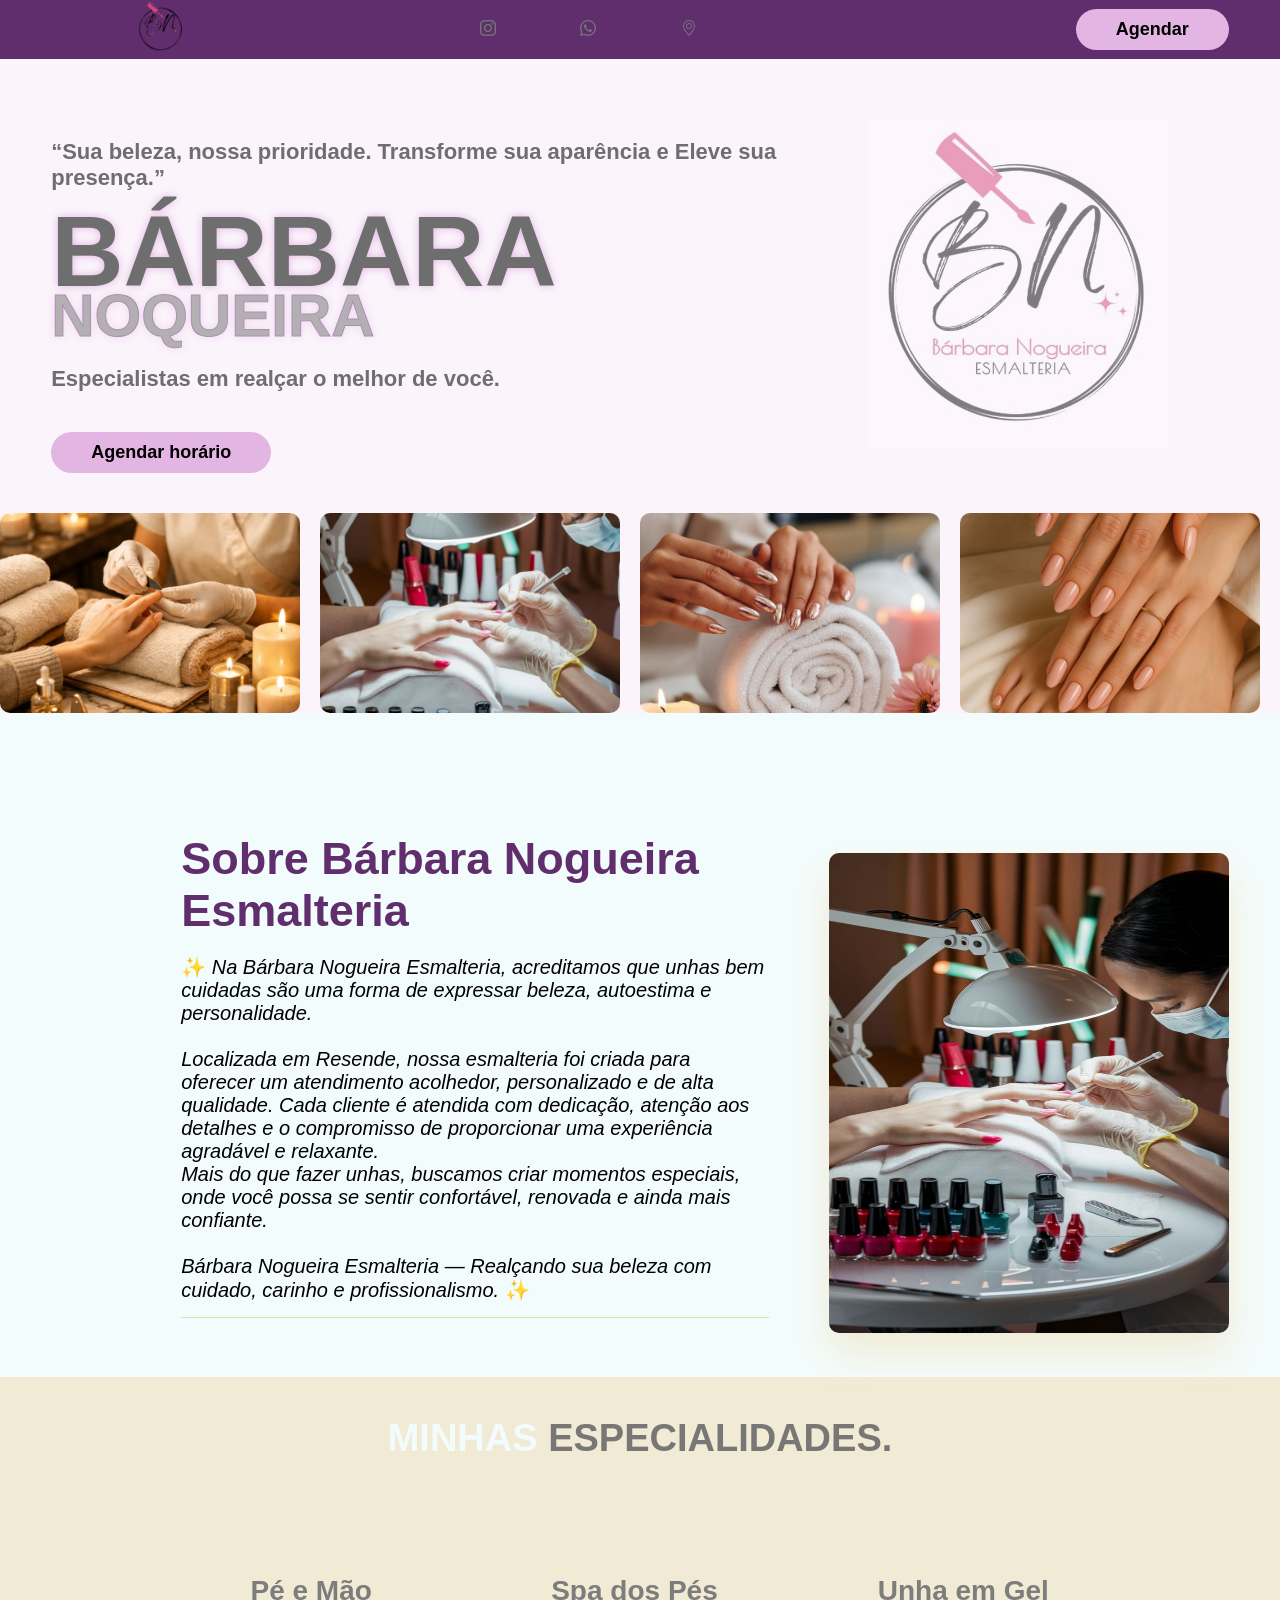
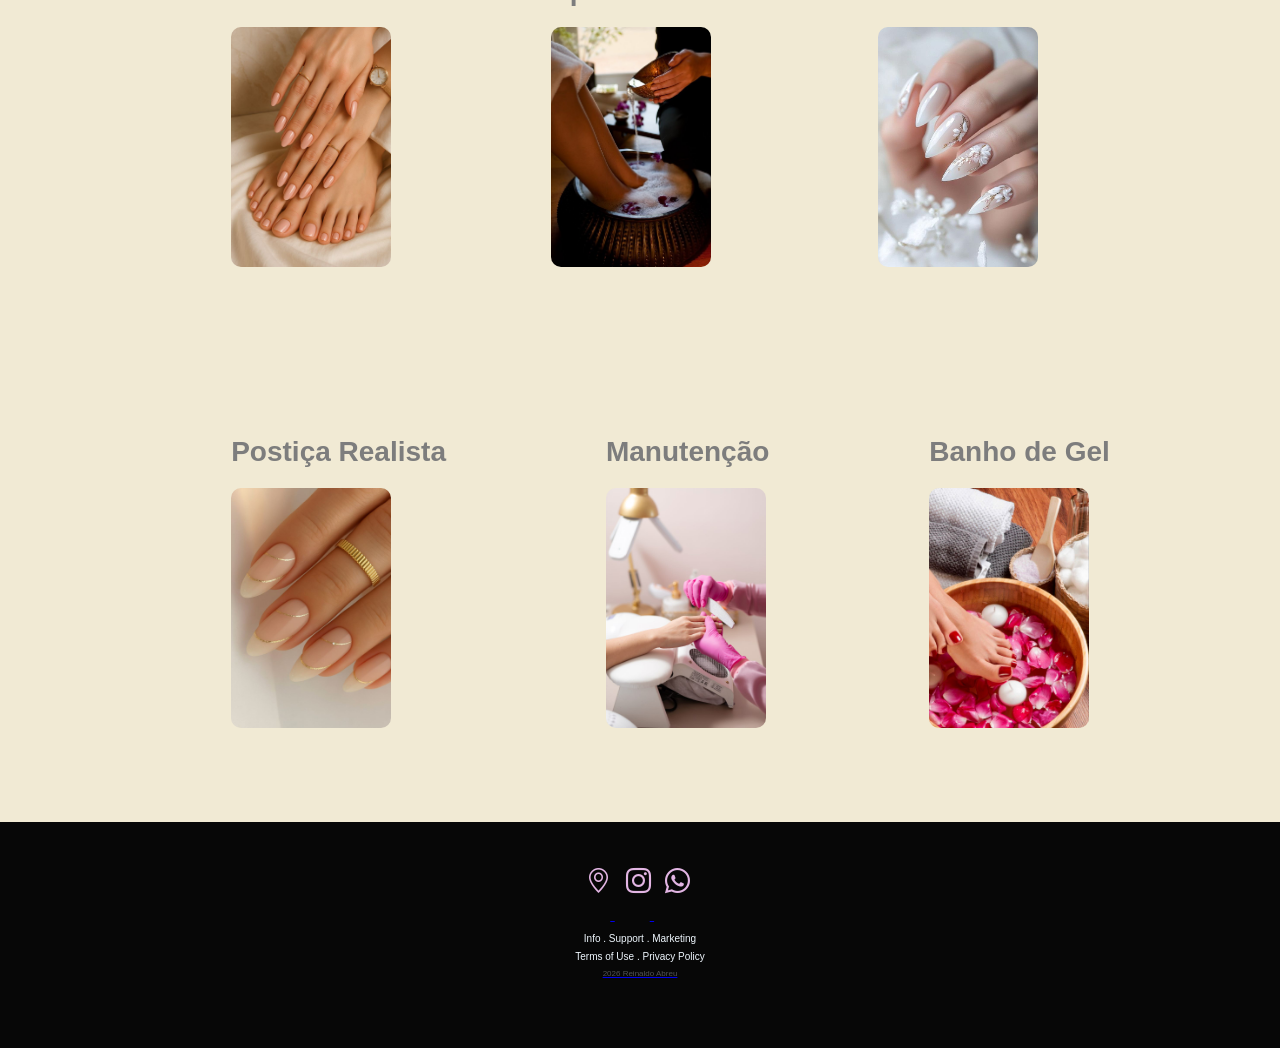
<file: index.html>
<!DOCTYPE html>
<html lang="pt-br">
<head>
    <meta charset="UTF-8">
    <meta name="viewport" content="width=device-width, initial-scale=1.0">
    <link rel="stylesheet" href="style.css">    
    <script src="menu.js" defer></script>
        <link rel="stylesheet" href="https://cdn.jsdelivr.net/npm/bootstrap-icons@1.11.3/font/bootstrap-icons.min.css">



    <title>PROJETO AGENDAMENTO</title>
</head>
<body>
     <!--logo iniciando site-->
   
         <header id="menu-principal">
                    <div class="limite"><!--inicio interface-->
                        
                        
        <!--menu rede social-->
                    <div >   <!--logo da empresa-->
                        <img class="img1"  src="imagens/dr.png" alt="">
                    </div>
                                <nav class="menu-desktop">      
                                    <ul>
                                        <li>
                                            <a  href="https://www.instagram.com/esmalteria_ba/" target="_blank" > 
                                                <i class="bi bi-instagram"></i>
                                            </a>
                                        </li>

                                        <li>
                                            <a  href="https://wa.me/5524999405034" target="_blank" >
                                              <i class="bi bi-whatsapp"></i>
                                            </a>
                                        </li>

                                        <li>
                                                    <a href="https://www.google.com/maps/place/R.+Humait%C3%A1,+88+-+Nova+Liberdade,+Resende+-+RJ,+27510-200/@-22.4621055,-44.4623489,17z/data=!3m1!4b1!4m5!3m4!1s0x9e7ebbc4ca9d65:0x4ad6f5c3e331083b!8m2!3d-22.4621055!4d-44.4623489?entry=ttu&g_ep=EgoyMDI0MDkyOS4wIKXMDSoASAFQAw%3D%3D" target="_blank">

                                            <i class="bi bi-geo-alt"></i>
                                            </a>
                                        </li>
                                    
                                    </ul>
                                </nav>
                    <!--menu rede social-->

                    <!--botaõ de contato-->
                            <div class="btn-contato">
                                <a href="home.html" target="_blank">
                                     <button>Agendar</button>
                                </a>
                            </div>
                    

                            

                     </div><!--interface-->
          </header>

     <main >
        <section class="topo-do-site">
            <div class="limite">
                 <div class="flex">
                    <div class="txt-topo-site">
                        <p>“Sua beleza, nossa prioridade.
                            Transforme sua aparência e Eleve sua presença.”</p>
                        <h1 class="titu1">BÁRBARA <samp>NOQUEIRA</samp></h1>
                        <P>Especialistas em realçar o melhor de você.
                        </P>
                    

                        <div class="btn-contato">
                            <a href="home.html" target="_blank">
                                <button>Agendar horário</button>
                            </a>
                        </div>
                    </div>
                    
                    <div class="img-topo-site">
                         <img src="imagens/logo1.jpg" alt="">
                    </div>
                   
                   

                </div>
            </div><!--limite-->

        </section><!--TOPO DO SITE-->

        <button id="scroll-to-top-btn"> 
            <i class="bi bi-arrow-up-circle-fill"></i>
        </button>


       <div class="carrossel">

              <div class="slide-track">

              <img src="imagens/img01.jpg">
               <img src="imagens/img02.jpg">
               <img src="imagens/img03.jpg">
               <img src="imagens/peemao.jpg">

                  <img src="imagens/img01.jpg">
               <img src="imagens/img02.jpg">
               <img src="imagens/img03.jpg">
               <img src="imagens/peemao.jpg">

               

              </div>

       </div>
        <!--sobre-->
        <section class="especialidades" id="sobre1">
            <div class="limite">
                <div class="flex">
                <div class="sobre">
                   
                    <h1>Sobre Bárbara Nogueira Esmalteria</h1><br>
                    <p> ✨ <i>Na Bárbara Nogueira Esmalteria, acreditamos que unhas bem cuidadas são uma forma de expressar beleza, autoestima e personalidade.<br><br>

Localizada em Resende, nossa esmalteria foi criada para oferecer um atendimento acolhedor, personalizado e de alta qualidade. Cada cliente é atendida com dedicação, atenção aos detalhes e o compromisso de proporcionar uma experiência agradável e relaxante.<br>

Mais do que fazer unhas, buscamos criar momentos especiais, onde você possa se sentir confortável, renovada e ainda mais confiante.
<br><br>
Bárbara Nogueira Esmalteria — Realçando sua beleza com cuidado, carinho e profissionalismo.
</i>
  ✨
</p>
<hr class="linha">
                </div>
                <div class="img-sobre">
                    <img src="imagens/img02.jpg" alt="">
                </div>
               
     
                </div>
            </div>
        </section>
    
           <!--especialidades-->
        <section class="especialidades" id="iespecialidade">
            <div class="limite">
                <h2 class="titulo">MINHAS <span>ESPECIALIDADES.</span></h2>
                <div class="flex">
                    <div class="especialidades-box" >
                        <h3>Pé e Mão</h3>
                        <img class="img2" src="imagens/peemao.jpg" alt="">
                    </div>

                    <div class="especialidades-box">
                        <h3>Spa dos Pés</h3>
                        <img class="img2" src="imagens/spa.jpg" alt="">
                    </div>

                    <div class="especialidades-box">
                        <h3>Unha em Gel</h3>
                        <img class="img2" src="imagens/unhagel.jpg" alt="">
                    </div>

                  
                </div>

                 <div class="flex">
                    <div class="especialidades-box" >
                        <h3>Postiça Realista</h3>
                        <img class="img2" src="imagens/upr.jpg" alt="">
                    </div>

                    <div class="especialidades-box">
                        <h3>Manutenção</h3>
                        <img class="img2" src="imagens/mun.jpg" alt="">
                    </div>

                    <div class="especialidades-box">
                        <h3>Banho de Gel</h3>
                        <img class="img2" src="imagens/download (1).jpg" alt="">
                    </div>

                  
                </div>

            </div>
        </section><!--especialidades-->
    </main>

        <footer   class="especialidades" >

           
                <div class="flex">
                    <div class="especialidades-box" >
                        <a href="https://www.google.com/maps/place/R.+Humait%C3%A1,+88+-+Nova+Liberdade,+Resende+-+RJ,+27510-200/@-22.4621055,-44.4623489,17z/data=!3m1!4b1!4m5!3m4!1s0x9e7ebbc4ca9d65:0x4ad6f5c3e331083b!8m2!3d-22.4621055!4d-44.4623489?entry=ttu&g_ep=EgoyMDI0MDkyOS4wIKXMDSoASAFQAw%3D%3D" target="_blank">
                          <i class="bi bi-geo-alt"></i>
                        </a>

                        <a href="https://www.instagram.com/esmalteria_ba/" target="_blank">
                         <i class="bi bi-instagram"></i>
                        </a>
                        
                        <a href="https://wa.me/5524999405034" target="_blank">
                         <i class="bi bi-whatsapp"></i>
                        </a>

                         <p class="inf-rodape">Info . Support . Marketing</p> 
                         <p class="inf-rodape">Terms of Use . Privacy Policy</p>
                         <a href="https://wa.me/5524999912627" target="_blank">
                         <p class="inf-rodape1">2026 Reinaldo Abreu</p>  
                         </a>
                    </div>    
                   
                </div>

            
        </footer>
 
      
</body>

</html>
</file>
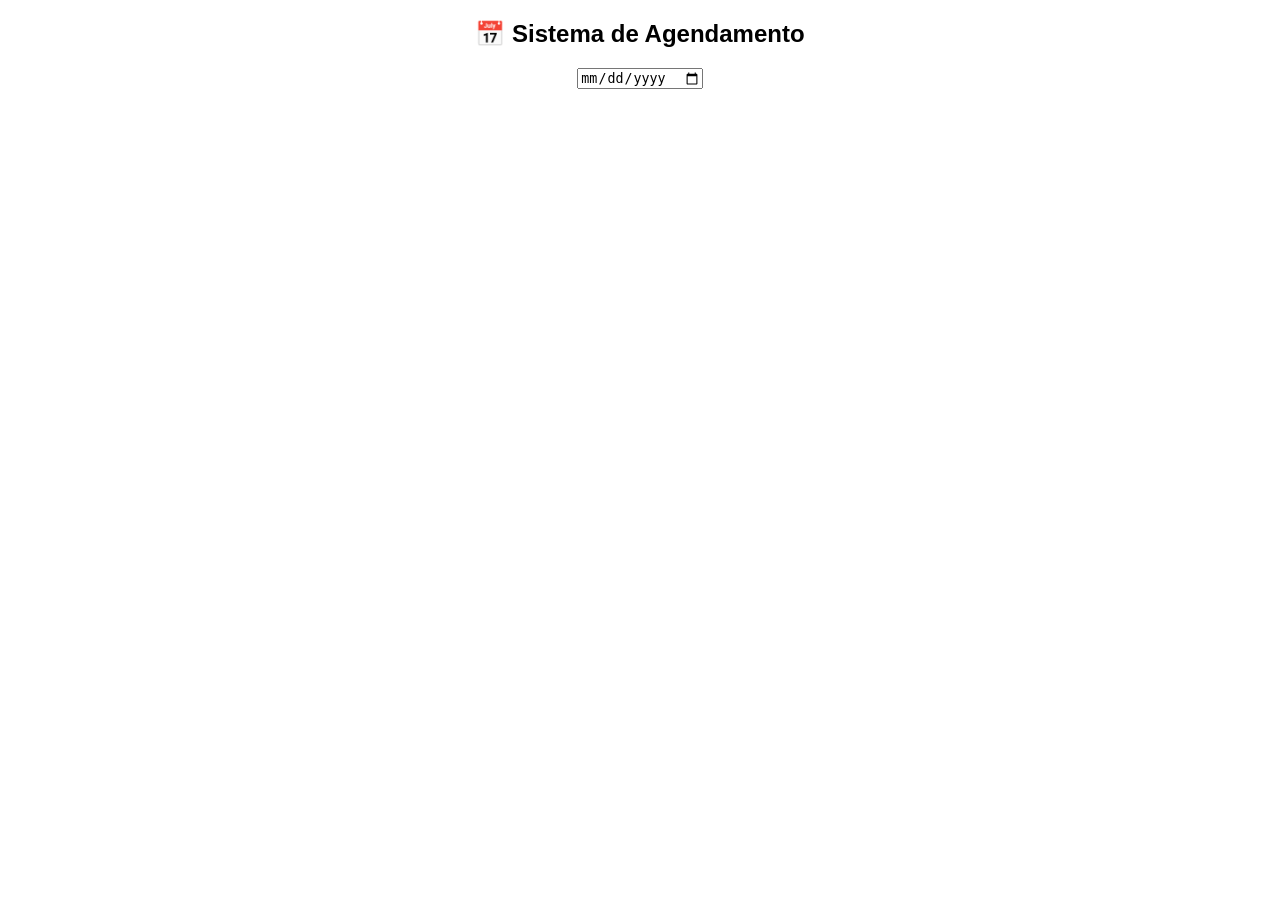
<file: chagpt.html>
<!DOCTYPE html>
<html lang="pt-br">
<head>
  <meta charset="UTF-8">
  <title>Agendamento</title>
  <style>
    body { font-family: Arial; text-align: center; }
    .horario {
      display: inline-block;
      margin: 5px;
      padding: 10px;
      border: 1px solid #333;
      cursor: pointer;
    }
    .ocupado {
      background-color: red;
      color: white;
      cursor: not-allowed;
    }
    .disponivel {
      background-color: lightgreen;
    }
  </style>
</head>
<body>

<h2>📅 Sistema de Agendamento</h2>

<input type="date" id="dataSelecionada">
<div id="horarios"></div>

<script>
const horariosPadrao = [
  "09:00", "10:00", "11:00",
  "13:00", "14:00", "15:00"
];

// Carregar agendamentos do navegador
function getAgendamentos() {
  return JSON.parse(localStorage.getItem("agendamentos")) || [];
}

// Salvar agendamento
function salvarAgendamento(data, hora) {
  let agendamentos = getAgendamentos();
  agendamentos.push({ data, hora });
  localStorage.setItem("agendamentos", JSON.stringify(agendamentos));
}

// Renderizar horários
function renderizarHorarios(data) {
  const container = document.getElementById("horarios");
  container.innerHTML = "";

  const agendamentos = getAgendamentos();

  horariosPadrao.forEach(hora => {
    const div = document.createElement("div");
    div.classList.add("horario");

    const ocupado = agendamentos.find(a => a.data === data && a.hora === hora);

    if (ocupado) {
      div.classList.add("ocupado");
      div.innerText = hora + " (ocupado)";
    } else {
      div.classList.add("disponivel");
      div.innerText = hora;

      div.onclick = () => {
        salvarAgendamento(data, hora);
        alert("Agendado com sucesso!");
        renderizarHorarios(data);
      };
    }

    container.appendChild(div);
  });
}

// Evento ao escolher data
document.getElementById("dataSelecionada").addEventListener("change", (e) => {
  const data = e.target.value;
  renderizarHorarios(data);
});
</script>

</body>
</html>
</file>
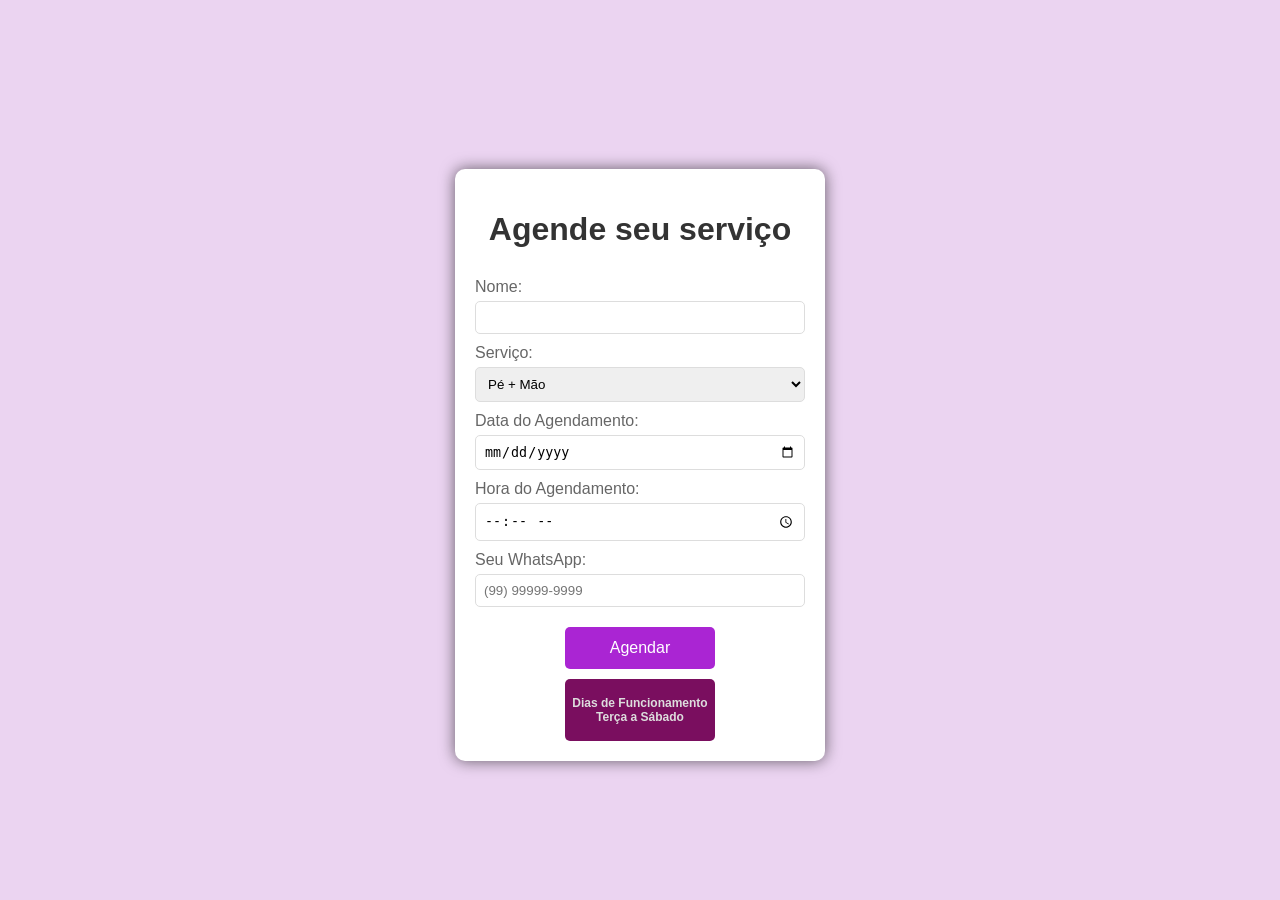
<file: home.html>
<!DOCTYPE html>
<html lang="pt-br">
<head>
    <meta charset="UTF-8">
    <meta name="viewport" content="width=device-width, initial-scale=1.0">
    <title>Agendamento</title>
    <link rel="stylesheet" href="home.css">
</head>
<body >

    <div class="container">
        <h1>Agende seu serviço </h1>
        <form id="form-agendamento">
            <label for="nome">Nome:</label>
            <input type="text" id="nome" name="nome" required>

            <label for="servico">Serviço:</label>
            <select id="servico" name="servico" required>
                <option value="Pé + Mão">Pé + Mão </option>
                <option value="Pé">Pé </option>
                <option value="Mão">Mão </option>
                <option value="Spá dos pés  e massagem">Spá dos Pés + Massagem </option>
                <option value="Postiça Realista">Postiça Realista </option>
                <option value=" Unha de Gel Mold f1 ou Gel na Tips"> Unha de Gel (Mold f1 ou Gel na Tips) </option>
                <option value="Manutenção Unhas de Gel">Manutenção Unhas de Gel </option>
                <option value="Banho de Gel">Banho de Gel  </option>
                <option value="Reposição Unha Quebrada">Reposição Unha Quebrada(cada Unha)  </option>
                <option value=" Unha Encapsulada">Unha Encapsulada  </option>
            </select>

            <label for="data">Data do Agendamento:</label>
            <input type="date" id="data" name="data" required>

            <label for="hora">Hora do Agendamento:</label>
            <input type="time" id="hora" name="hora" required>

            <label for="whatsapp">Seu WhatsApp:</label>
            <input type="tel" id="whatsapp" name="whatsapp" placeholder="(99) 99999-9999" required>

            <button type="submit">Agendar</button>
        </form>
          <div class="aviso"> 
             <p class="dias">Dias de Funcionamento <br>
            Terça a Sábado </p>
          </div>
     
    </div>

    
    <script src="menu.js"></script>
</body>
</html>
</file>
<file: style.css>
*{
    margin: 0;
    padding: 0;
    box-sizing: border-box;
     font-family: 'Poppins', sans-serif;
}

body{
    background-color:#fbf4fb;
    height: 100vh;
   
}

html{
    scroll-behavior: smooth;
}

p{
    font-size: 22px;
}

.flex{
    display: flex
}
.limite{
    max-width: 1280px;
    margin: 0 auto;
  
}

.img1{    
    width: 50px;
    position: relative;
    left: 85px;
}

/*Botao de contato*/
.btn-contato button{
    padding: 10px 40px;
    font-size: 18px;
    font-weight: 600;
    background-color:#e2b5e3;;
    border: 0;
    border-radius: 30px;
    cursor: pointer;
    transition: .2s;
}


h2.titulo{
    color: #f3fcfc;
    font-size: 38px;
    text-align: center;

}

h2.titulo span{
    color: #797676;
}


 button:hover, form .btn-enviar input:hover{
    box-shadow: 0px 0px 8px  #e2b5e3;
    transform:scale(1.05) ;
}

/*estilo do cabeçalho*/
header{
    padding:0px 4%;
    background-color:#602d6d;
   
}

header > .limite{
    display: flex;
    align-items: center;
    justify-content: space-between;
    

}

header a{
    color: rgb(116, 116, 116);
    text-decoration: none; 
    display: inline-block;
    transition: .2s;
}

header nav.menu-desktop a:hover{
    color: azure;
    transform: scale(1.05);
  
}

header nav ul{
    list-style-type: none;  
}

header nav.menu-desktop ul li{
    display: inline-block;
    padding: 0 40px;
}

/*estilo do main*/

section.topo-do-site{
 padding: 40px 4%;
 
}

section.topo-do-site .flex{
    align-items: center;
    justify-content: center;
    gap: 80px;
}

.topo-do-site h1{
     color: rgb(110,110, 110);
    font-size: 100px;
    line-height: 40px;
   text-shadow:  0px 0px 8px  #e2b5e3;

}

samp{
    
    font-size: 60px;
     -webkit-text-stroke: 1px #602d6d;
    opacity: 0.5;
    position: relative;
    top: 10px;
    
}



.topo-do-site .txt-topo-site p{
      color: rgb(110,110, 110);
      margin: 40px 0%;
      font-weight: bold;
 
}



.topo-do-site .img-topo-site img{
    position: relative;
    right: 60px;
    animation: flutuar 2s ease-in-out infinite alternate;
    opacity: 0.5;
     width: 300px;
}
/*inicio carrosel */
.carrossel{

width:100%;

overflow:hidden;
}

.slide-track{

display:flex;

width:max-content;

gap:20px;

animation:scroll 15s linear infinite;

}

.slide-track img{

width:300px;

height:200px;

object-fit:cover;

border-radius:10px;

flex-shrink:0;

}

@keyframes scroll{

from{

transform:translateX(0);

}

to{

transform:translateX(calc(-50%));

}

}



@keyframes flutuar{
    0%{
        top:0;
    }

    100%{
        top:30px;
    }
}

#scroll-to-top-btn{
    display: none;
    position: fixed;
    bottom: 30px;
    right: 20px;
    font-size: 30px;
    background-color: #555;
    border: 0;
    border-radius: 10px;
    cursor: pointer;
    transition: .2s;
   
}

#scroll-to-top-btn:hover {
    background-color: #555;
}


/*sobre*/
#sobre1{
   background-color: #f3fcfc;
}
.sobre{
    margin-top: 80px;
}
.sobre p{
    font-size: 20px;

}

.sobre h1{
    font-size: 45px;
    color: #602d6d;
}

.img-sobre img{
    width: 400px;
    height: 480px;
    border-radius: 10px;
    box-shadow: 0 20px 40px #f1ead4 ;
    margin-top: 100px;
   
}

.linha {
    border: none;
    height: 1px;
    background-color: #e7daad;
    margin:15px 0;
}

/*especialaidades*/
section.especialidades{
    padding: 40px 4%;
     background-color: #f1ead4;
    
}

section.especialidades .flex{
    gap:60px;
    margin-left: 130px;
}

.img2{
    width: 160px;
    border-radius: 10px;
}

.especialidades .especialidades-box{
    color: rgb(125, 125, 125);
    padding: 50px;
    margin-top: 45px;
    border-radius: 20px;
    transition: .2s;
    

}

.especialidades .especialidades-box:hover{
    transform:scale(1.1) ;
    box-shadow: 0 0 8px rgba(139, 133, 121, 0.623);
}

.especialidades .especialidades-box i:hover{
   box-shadow: 0px 0px 8px  #e2b5e3;
   border-radius: 5px;
    transform:scale(1.05) ;
    cursor: pointer;
}


.especialidades .especialidades-box i{
    font-size: 25px;
    margin-right: 10px;
    position: relative;
    bottom: 30px;
    left: 11px;
    color:#e2b5e3;
   

}

.especialidades .especialidades-box h3{
    font-size: 28px;
    margin: 20px 0;
    text-align: center;

}

footer{
    background-color: #070707;
}

footer.especialidades .especialidades-box{
    color: aliceblue;
    padding: 50px;
    margin-top: 45px;
    border-radius: 20px;
    transition: .2s;
  
}

footer.especialidades .flex{
   display: flex;
   justify-content: center;
   align-items: center;
   position: relative;
   bottom: 20px;

}

.inf-rodape{
    color: aliceblue;
    font-size: 10px;
    text-align: center;
    margin-top: 7px;
}

.inf-rodape1{
    font-size: 8px;
   text-align: center;
     margin-top: 7px;
     color: rgb(83, 84, 86);
}

@media screen  and (max-width:1020px){
     .flex{
        flex-direction: column;
    }

    section.especialidades .flex{
    flex-direction: row;
    justify-content: center;
    flex-wrap: wrap;
    margin-left: 0;
    
    }
    .especialidades .especialidades-box{
        padding: 0px;
   ;
    }

    .topo-do-site .site {
        flex-direction: column-reverse;
    }

     h2.titulo{
        font-size: 30px;
        line-height: 30px;
    }

     /*cabeçalho*/
     .menu-desktop{
        display: none;
     }

   #menu-principal .img1{
    position: relative;
    left: 50px;
   }
   
      section.topo-do-site .flex{
        gap: 50px;
    }

       section.topo-do-site{
        padding: 20px 8%;
    }

     .topo-do-site h1{
        font-size: 55px;
       
    }

    .topo-do-site samp {
        font-size: 40px;
         -webkit-text-stroke: 1px #602d6d;
        opacity: 0.5;

    }

       .img-topo-site{
        position: relative;
        left:  100px;
        bottom:  30px;
        width: 55%;
    }



       .topo-do-site .img-topo-site img{
        width: 120px;
    }

    .img2{
        width: 120px;
    }
    .txt-topo-site p{
        font-size: 20px;
        
    }

    .img-sobre img{
        width:200px;
       height: 260px;
       margin-top: 0;
       margin-bottom: 20px;
    }
    
    .sobre h1{
       text-align: center;
       font-size: 25px;
       font-style: oblique;
    }
    .sobre p{
        font-size: 16px;
    }
    .especialidades .especialidades-box h3{
    font-size: 20px;
    ;
}  
   

     .btn-social{
        text-align: center;
    }
   


      /*formulario*/
     section.formulario{
        padding: 80px 8%;
    }

    .btn-contato{
        text-align: center;
    }
}
</file>
<file: home.css>
body {
    font-family: Arial, sans-serif;
    background-color: #ebd4f1;
    display: flex;
    justify-content: center;
    align-items: center;
    height: 100vh;
    margin: 0;
}

.container {
    background-color: white;
    padding: 20px;
    margin-bottom: 20px;
    margin-top: 50px;
    border-radius: 10px;
    box-shadow: 0 0 15px rgba(10, 10, 10, 0.6);
    width: 330px;
   
}



h1 {
    text-align: center;
    color: #333;
    margin-bottom: 20px;
}

form {
    display: flex;
    flex-direction: column;
}

label {
    margin-top: 10px;
    color: #666;
}

input, select {
    padding: 8px;
    margin-top: 5px;
    border: 1px solid #ddd;
    border-radius: 5px;
}

button {
    width: 150px;
    margin-left: 90px;
    margin-top: 20px;
    padding: 12px;
    background-color: #aa25d3;
    color: white;
    border: none;
    border-radius: 5px;
    font-size: 16px;
    cursor: pointer;
}

button:hover {
    background-color: #7a0e5f;
}
 img{
    margin-left: 60px
 }

.rodape{
    background-color:  #aa25d3;
    color: #f3f3f3;
    position: fixed;
    left: 0;
    bottom: 0;
    width: 100%;
    text-align: center;  
    
}

a {
    text-decoration: none;
    color: #f3f3f3;
    
}

.aviso{
    margin-top: 10px;
    margin-left: 90px;
    border-radius: 5px;
    padding: 5px;
    background-color: #7a0e5f;
    width: 140px;
    
}

.aviso .dias {
    font-size: 12px;
    font-weight:bolder;
    text-align: center;
}

.aviso > p{
    color: #ddd;
  
}
</file>
